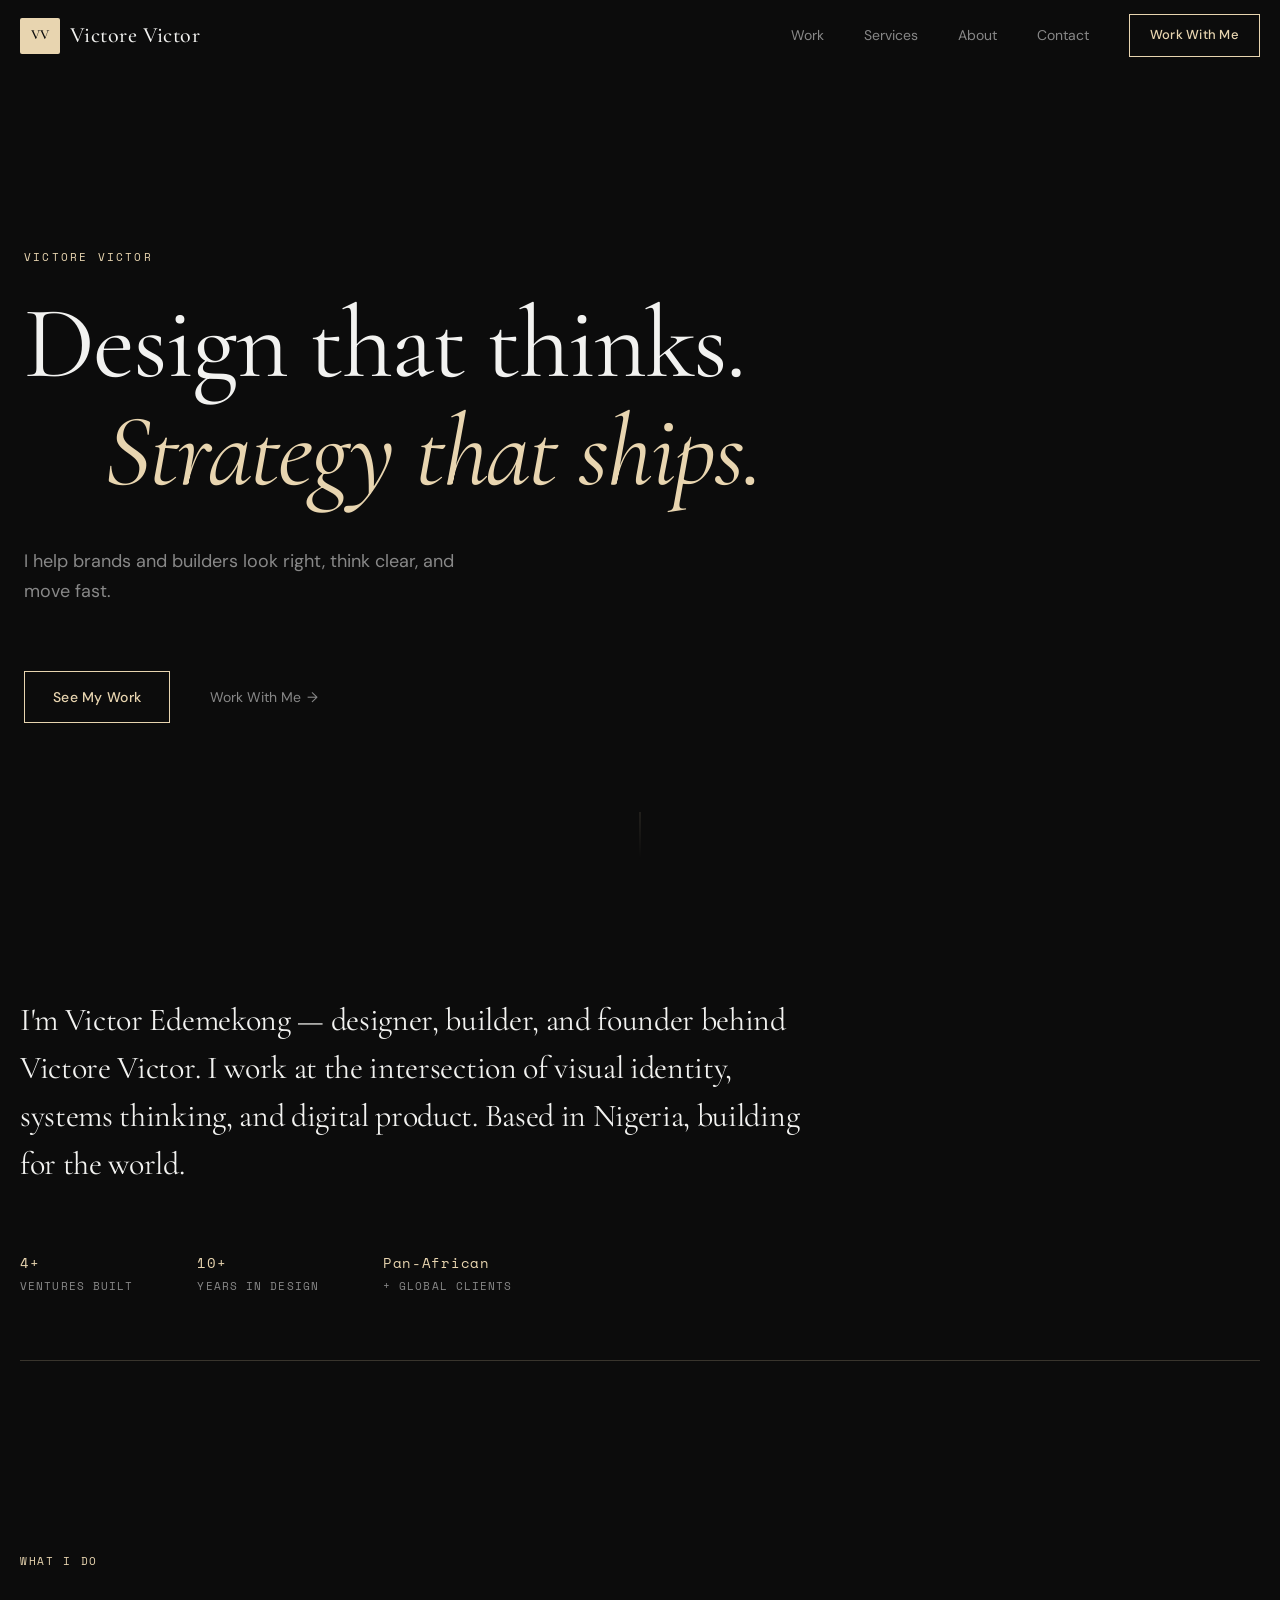
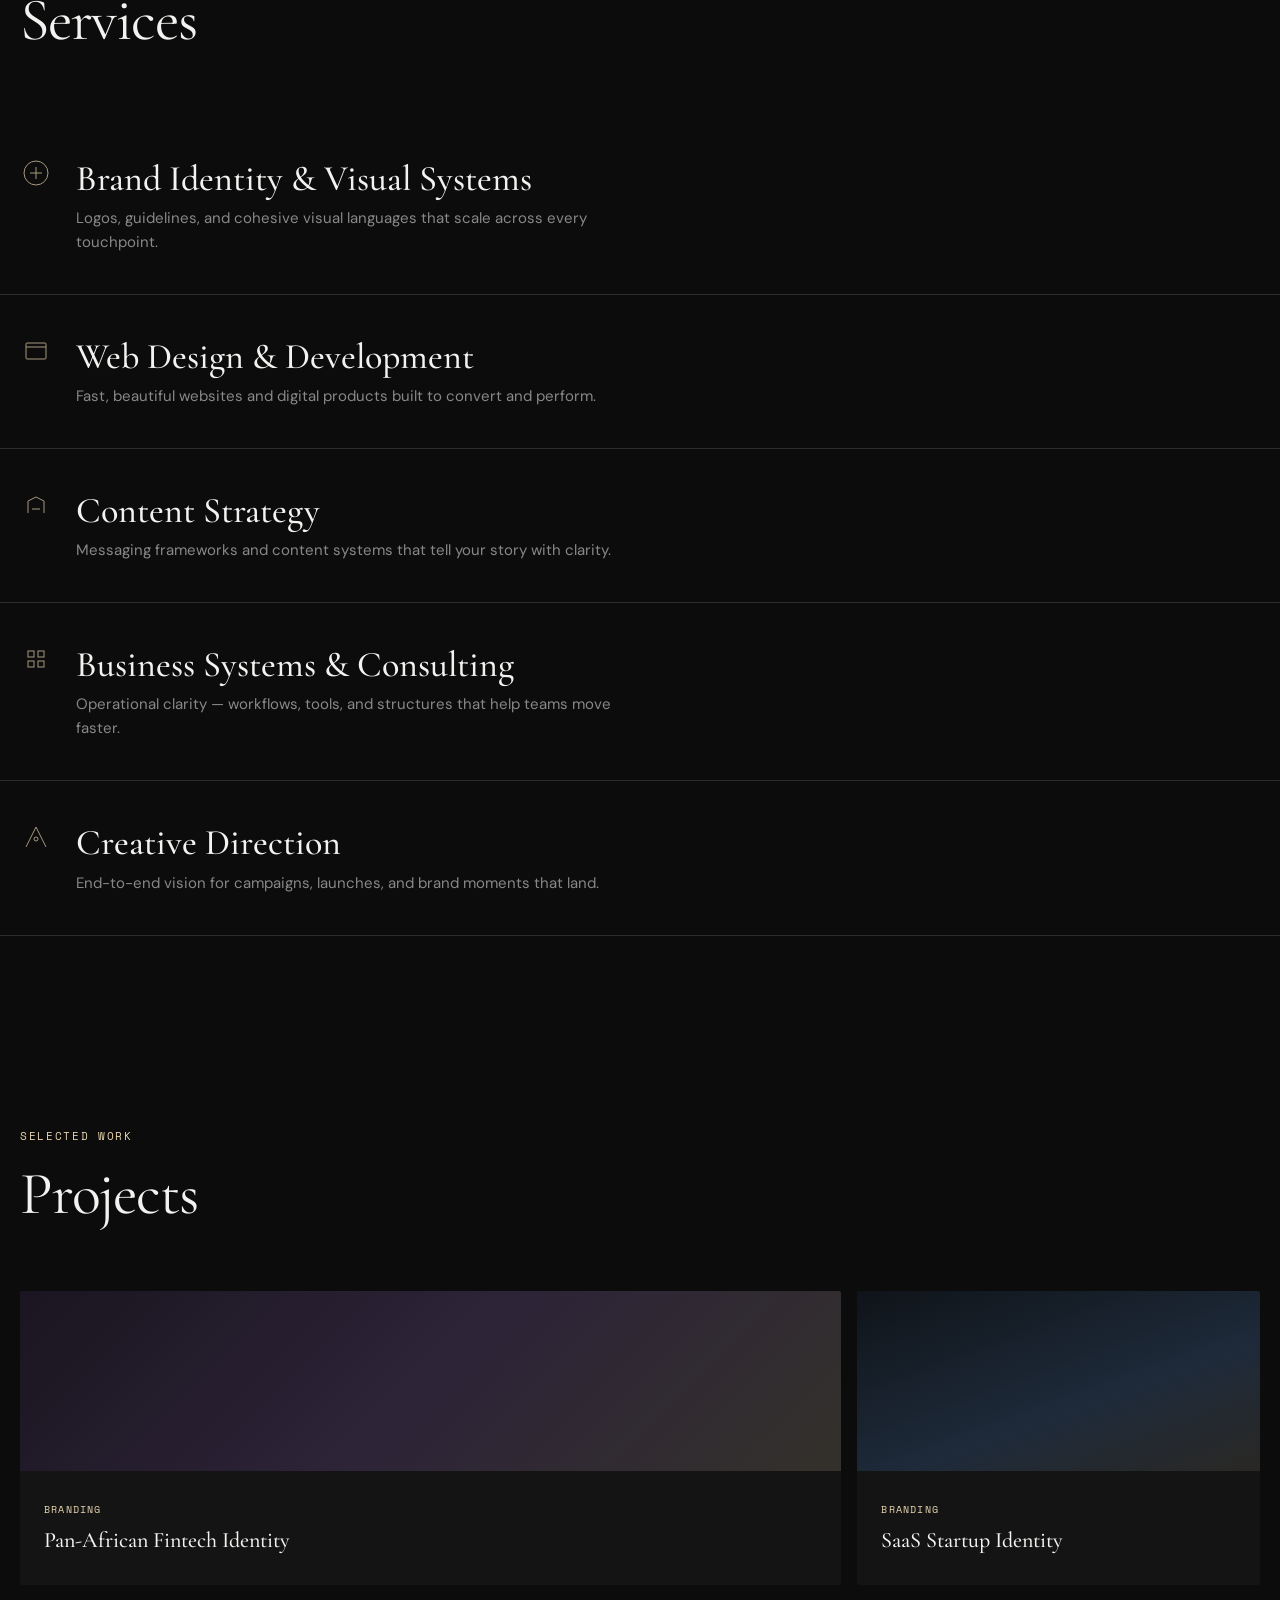
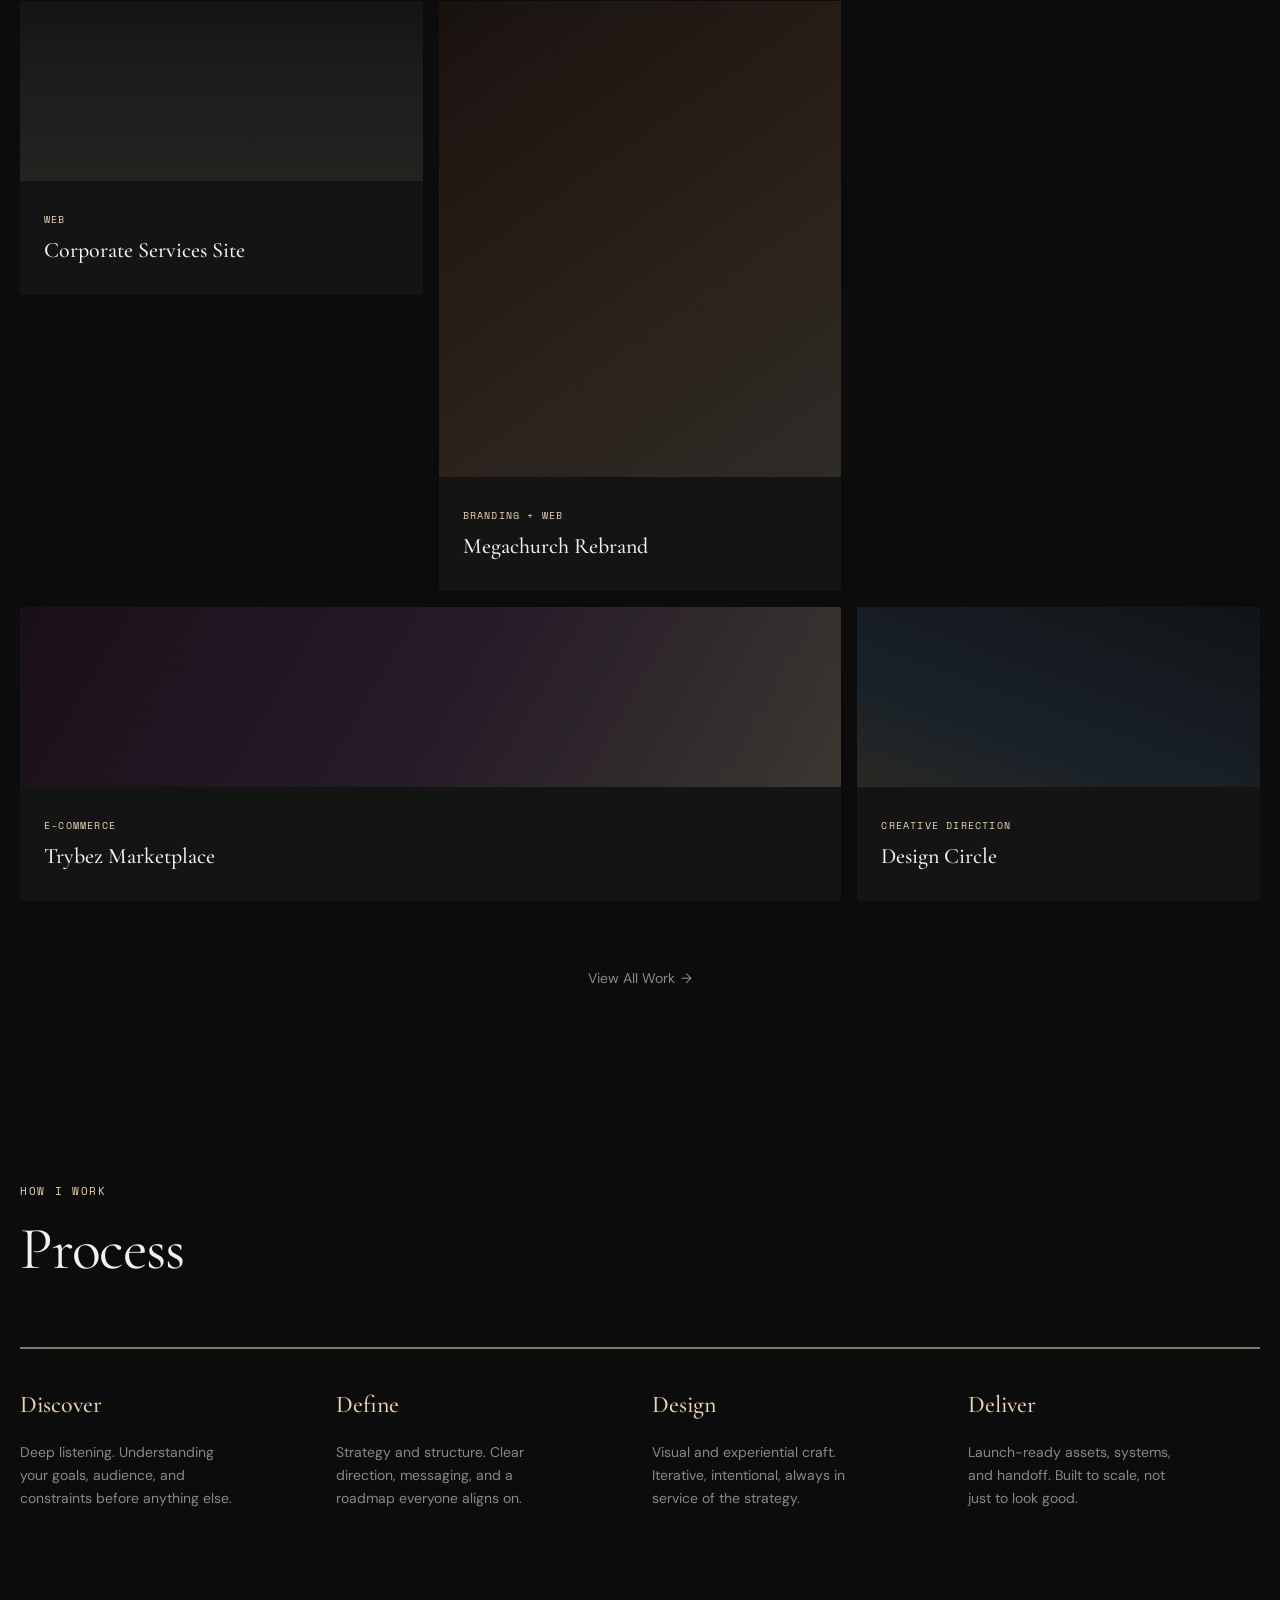
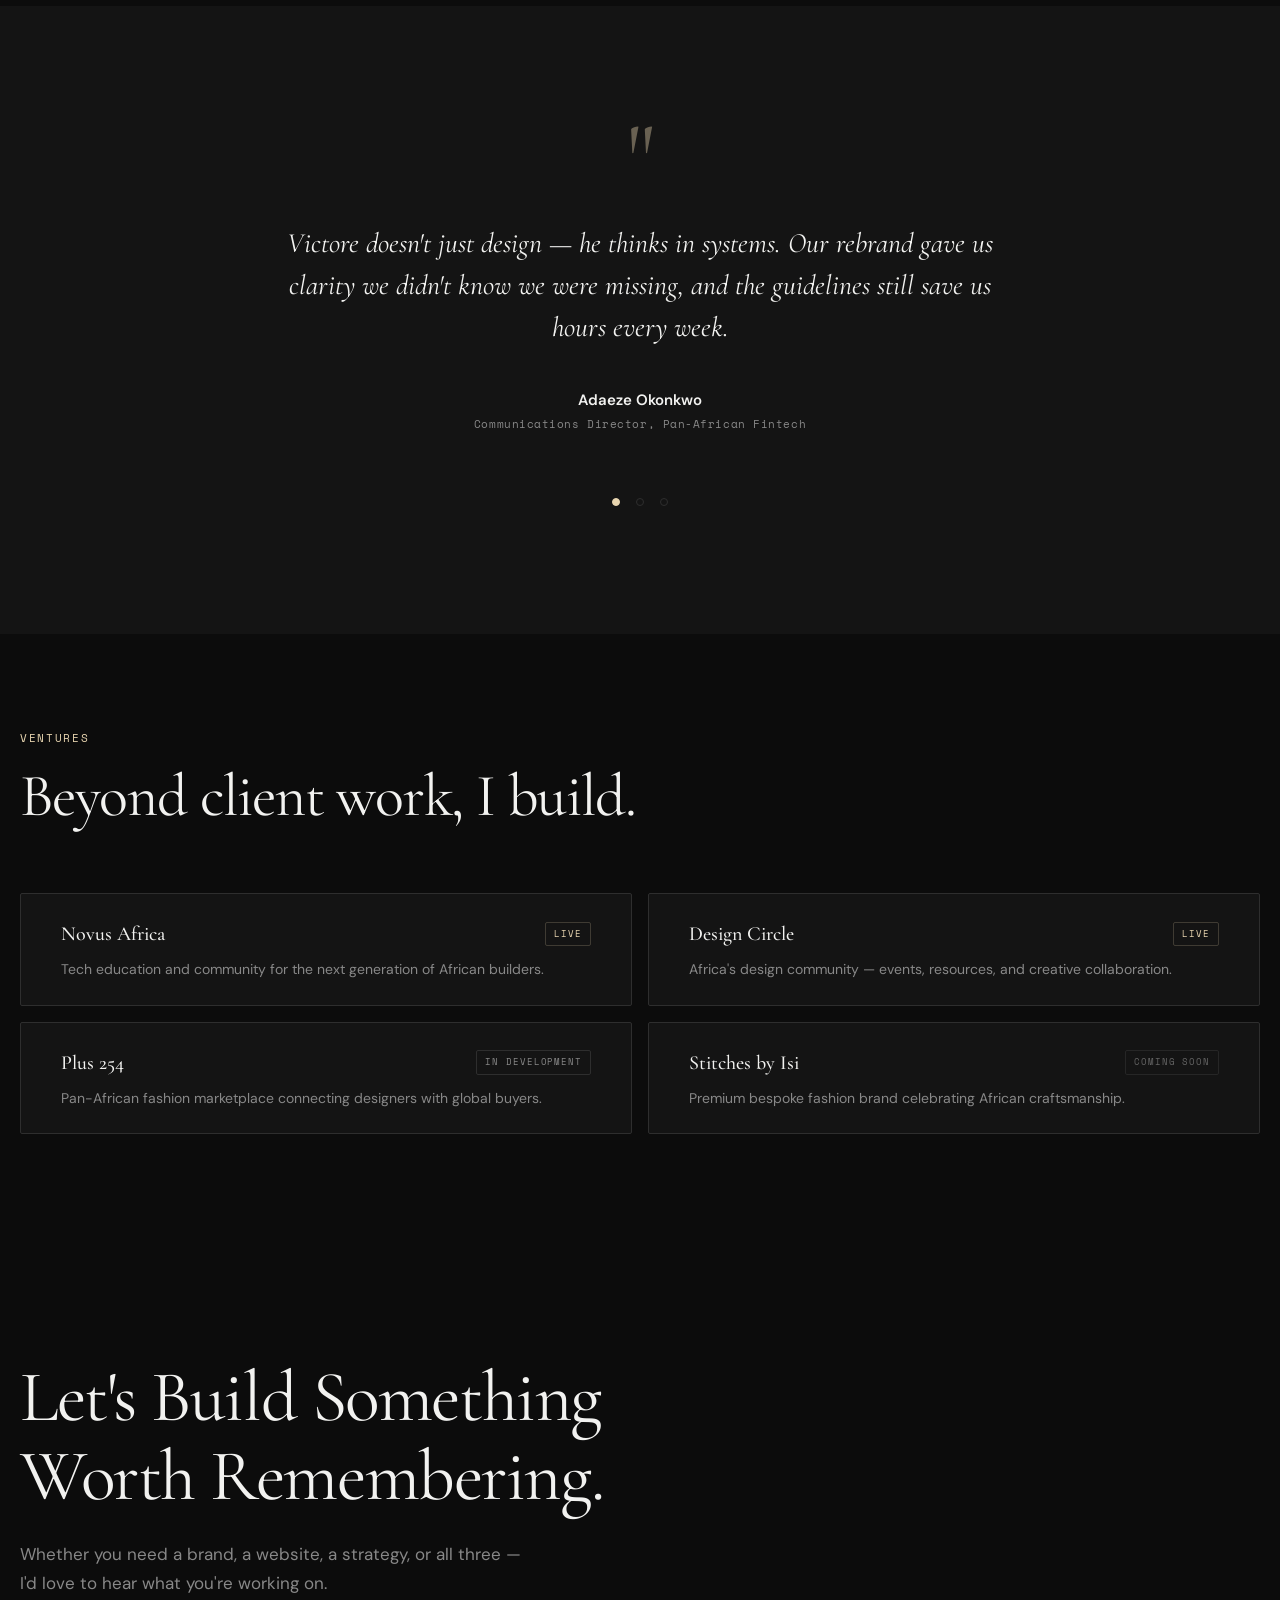
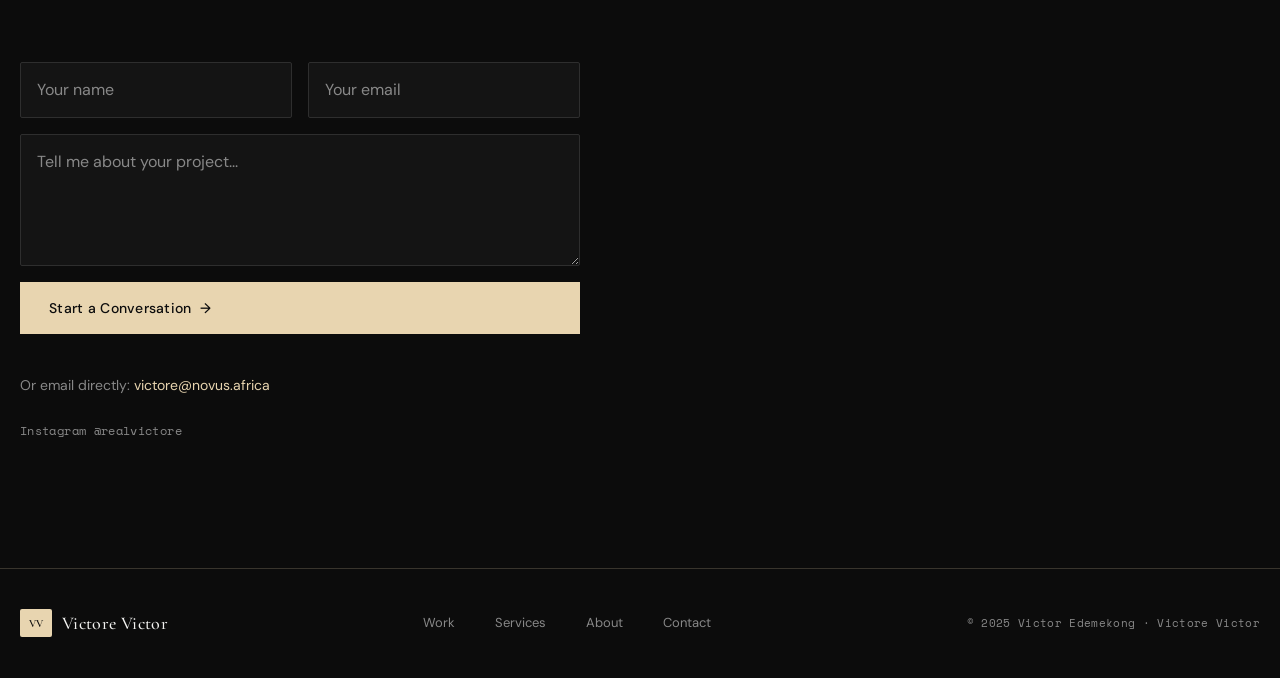
<file: index.html>
<!DOCTYPE html>
<html lang="en">
<head>
  <meta charset="UTF-8">
  <meta name="viewport" content="width=device-width, initial-scale=1.0">
  <title>Victore Victor — Design that thinks. Strategy that ships.</title>
  <meta name="description" content="Victor Edemekong — Nigerian designer, builder, and founder behind Victore Victor. Brand identity, web design, content strategy, and business systems.">
  <link rel="preconnect" href="https://fonts.googleapis.com">
  <link rel="preconnect" href="https://fonts.gstatic.com" crossorigin>
  <link href="https://fonts.googleapis.com/css2?family=Cormorant+Garamond:ital,wght@0,400;0,500;0,600;0,700;1,400;1,500&family=DM+Sans:ital,opsz,wght@0,9..40,400;0,9..40,500;0,9..40,600;1,9..40,400&family=Space+Mono:ital,wght@0,400;0,700;1,400&display=swap" rel="stylesheet">
  <link rel="stylesheet" href="css/styles.css">
  <link rel="canonical" href="https://victore-brand.vercel.app/">
</head>
<body>
  <a href="#main" class="skip-link">Skip to content</a>

  <header class="site-header" id="header">
    <div class="header-inner">
      <a href="#" class="logo" aria-label="Victore Victor home">
        <span class="logo-mark">VV</span>
        <span class="logo-text">Victore Victor</span>
      </a>
      <button class="menu-toggle" id="menuToggle" aria-label="Toggle menu" aria-expanded="false">
        <span class="menu-bar"></span>
        <span class="menu-bar"></span>
      </button>
      <nav class="nav" id="nav">
        <a href="#work" class="nav-link">Work</a>
        <a href="#services" class="nav-link">Services</a>
        <a href="#about" class="nav-link">About</a>
        <a href="#contact" class="nav-link">Contact</a>
        <a href="#contact" class="btn btn--ghost btn--sm">Work With Me</a>
      </nav>
    </div>
  </header>

  <main id="main">
    <!-- Hero -->
    <section class="hero" id="hero" aria-label="Introduction">
      <div class="hero-spotlight" id="heroSpotlight" aria-hidden="true"></div>
      <div class="hero-inner">
        <p class="hero-label reveal" data-delay="0">Victore Victor</p>
        <h1 class="hero-headline reveal" data-delay="1">
          <span class="line">Design that thinks.</span>
          <span class="line line--offset">Strategy that ships.</span>
        </h1>
        <p class="hero-sub reveal" data-delay="2">I help brands and builders look right, think clear, and move fast.</p>
        <div class="hero-cta reveal" data-delay="3">
          <a href="#work" class="btn btn--ghost">See My Work</a>
          <a href="#contact" class="link-arrow">Work With Me <span aria-hidden="true">→</span></a>
        </div>
      </div>
      <div class="scroll-indicator" aria-hidden="true">
        <span class="scroll-line"></span>
      </div>
    </section>

    <!-- Identity Strip -->
    <section class="identity section" id="about" aria-labelledby="identity-heading">
      <div class="container">
        <p class="identity-copy reveal" id="identity-heading">
          I'm Victor Edemekong — designer, builder, and founder behind Victore Victor. I work at the intersection of visual identity, systems thinking, and digital product. Based in Nigeria, building for the world.
        </p>
        <div class="stats reveal">
          <div class="stat">
            <span class="stat-value">4+</span>
            <span class="stat-label">Ventures Built</span>
          </div>
          <div class="stat">
            <span class="stat-value">10+</span>
            <span class="stat-label">Years in Design</span>
          </div>
          <div class="stat">
            <span class="stat-value">Pan-African</span>
            <span class="stat-label">+ Global Clients</span>
          </div>
        </div>
        <hr class="gold-rule">
      </div>
    </section>

    <!-- Services -->
    <section class="services section" id="services" aria-labelledby="services-heading">
      <div class="container">
        <div class="section-intro reveal">
          <span class="section-tag">What I Do</span>
          <h2 class="section-title" id="services-heading">Services</h2>
        </div>
      </div>
      <div class="services-list" role="list">
        <article class="service-row reveal" role="listitem">
          <div class="service-icon" aria-hidden="true">
            <svg viewBox="0 0 32 32" fill="none"><circle cx="16" cy="16" r="12" stroke="currentColor" stroke-width="1"/><path d="M10 16h12M16 10v12" stroke="currentColor" stroke-width="1"/></svg>
          </div>
          <div class="service-content">
            <h3 class="service-name">Brand Identity & Visual Systems</h3>
            <p class="service-desc">Logos, guidelines, and cohesive visual languages that scale across every touchpoint.</p>
          </div>
        </article>
        <article class="service-row reveal" role="listitem">
          <div class="service-icon" aria-hidden="true">
            <svg viewBox="0 0 32 32" fill="none"><rect x="6" y="8" width="20" height="16" rx="1" stroke="currentColor" stroke-width="1"/><path d="M6 12h20" stroke="currentColor" stroke-width="1"/></svg>
          </div>
          <div class="service-content">
            <h3 class="service-name">Web Design & Development</h3>
            <p class="service-desc">Fast, beautiful websites and digital products built to convert and perform.</p>
          </div>
        </article>
        <article class="service-row reveal" role="listitem">
          <div class="service-icon" aria-hidden="true">
            <svg viewBox="0 0 32 32" fill="none"><path d="M8 24V12l8-4 8 4v12" stroke="currentColor" stroke-width="1"/><path d="M12 20h8" stroke="currentColor" stroke-width="1"/></svg>
          </div>
          <div class="service-content">
            <h3 class="service-name">Content Strategy</h3>
            <p class="service-desc">Messaging frameworks and content systems that tell your story with clarity.</p>
          </div>
        </article>
        <article class="service-row reveal" role="listitem">
          <div class="service-icon" aria-hidden="true">
            <svg viewBox="0 0 32 32" fill="none"><rect x="8" y="8" width="6" height="6" stroke="currentColor" stroke-width="1"/><rect x="18" y="8" width="6" height="6" stroke="currentColor" stroke-width="1"/><rect x="8" y="18" width="6" height="6" stroke="currentColor" stroke-width="1"/><rect x="18" y="18" width="6" height="6" stroke="currentColor" stroke-width="1"/></svg>
          </div>
          <div class="service-content">
            <h3 class="service-name">Business Systems & Consulting</h3>
            <p class="service-desc">Operational clarity — workflows, tools, and structures that help teams move faster.</p>
          </div>
        </article>
        <article class="service-row reveal" role="listitem">
          <div class="service-icon" aria-hidden="true">
            <svg viewBox="0 0 32 32" fill="none"><path d="M6 26L16 6l10 20" stroke="currentColor" stroke-width="1"/><circle cx="16" cy="18" r="2" stroke="currentColor" stroke-width="1"/></svg>
          </div>
          <div class="service-content">
            <h3 class="service-name">Creative Direction</h3>
            <p class="service-desc">End-to-end vision for campaigns, launches, and brand moments that land.</p>
          </div>
        </article>
      </div>
    </section>

    <!-- Portfolio -->
    <section class="work section" id="work" aria-labelledby="work-heading">
      <div class="container">
        <div class="section-intro reveal">
          <span class="section-tag">Selected Work</span>
          <h2 class="section-title" id="work-heading">Projects</h2>
        </div>
        <div class="bento-grid">
          <article class="bento-item bento-item--wide reveal">
            <a href="#" class="bento-link">
              <div class="bento-visual bento-visual--fintech" aria-hidden="true"></div>
              <div class="bento-info">
                <span class="bento-tag">Branding</span>
                <h3 class="bento-name">Pan-African Fintech Identity</h3>
                <p class="bento-desc">Full brand system for a trust-first fintech launch across West Africa.</p>
              </div>
            </a>
          </article>
          <article class="bento-item reveal">
            <a href="#" class="bento-link">
              <div class="bento-visual bento-visual--saas" aria-hidden="true"></div>
              <div class="bento-info">
                <span class="bento-tag">Branding</span>
                <h3 class="bento-name">SaaS Startup Identity</h3>
                <p class="bento-desc">Memorable B2B brand used through fundraise and product launch.</p>
              </div>
            </a>
          </article>
          <article class="bento-item reveal">
            <a href="#" class="bento-link">
              <div class="bento-visual bento-visual--corp" aria-hidden="true"></div>
              <div class="bento-info">
                <span class="bento-tag">Web</span>
                <h3 class="bento-name">Corporate Services Site</h3>
                <p class="bento-desc">Lead-generating website with 3× form submissions post-launch.</p>
              </div>
            </a>
          </article>
          <article class="bento-item bento-item--tall reveal">
            <a href="#" class="bento-link">
              <div class="bento-visual bento-visual--church" aria-hidden="true"></div>
              <div class="bento-info">
                <span class="bento-tag">Branding + Web</span>
                <h3 class="bento-name">Megachurch Rebrand</h3>
                <p class="bento-desc">Complete rebrand, guidelines, and digital presence for a 10,000+ congregation.</p>
              </div>
            </a>
          </article>
          <article class="bento-item bento-item--wide reveal">
            <a href="#" class="bento-link">
              <div class="bento-visual bento-visual--ecom" aria-hidden="true"></div>
              <div class="bento-info">
                <span class="bento-tag">E-commerce</span>
                <h3 class="bento-name">Trybez Marketplace</h3>
                <p class="bento-desc">Brand, UX, and storefront design for a Pan-African fashion platform.</p>
              </div>
            </a>
          </article>
          <article class="bento-item reveal">
            <a href="#" class="bento-link">
              <div class="bento-visual bento-visual--media" aria-hidden="true"></div>
              <div class="bento-info">
                <span class="bento-tag">Creative Direction</span>
                <h3 class="bento-name">Design Circle</h3>
                <p class="bento-desc">Visual identity and content system for Africa's design community.</p>
              </div>
            </a>
          </article>
        </div>
        <div class="work-cta reveal">
          <a href="#" class="link-arrow">View All Work <span aria-hidden="true">→</span></a>
        </div>
      </div>
    </section>

    <!-- Process -->
    <section class="process section" id="process" aria-labelledby="process-heading">
      <div class="container">
        <div class="section-intro reveal">
          <span class="section-tag">How I Work</span>
          <h2 class="section-title" id="process-heading">Process</h2>
        </div>
        <div class="timeline" role="list">
          <div class="timeline-track" aria-hidden="true">
            <svg class="timeline-svg" viewBox="0 0 800 4" preserveAspectRatio="none">
              <line class="timeline-line-bg" x1="0" y1="2" x2="800" y2="2"/>
              <line class="timeline-line-draw" x1="0" y1="2" x2="800" y2="2"/>
            </svg>
          </div>
          <article class="timeline-step reveal" role="listitem">
            <span class="timeline-label">Discover</span>
            <p class="timeline-text">Deep listening. Understanding your goals, audience, and constraints before anything else.</p>
          </article>
          <article class="timeline-step reveal" role="listitem">
            <span class="timeline-label">Define</span>
            <p class="timeline-text">Strategy and structure. Clear direction, messaging, and a roadmap everyone aligns on.</p>
          </article>
          <article class="timeline-step reveal" role="listitem">
            <span class="timeline-label">Design</span>
            <p class="timeline-text">Visual and experiential craft. Iterative, intentional, always in service of the strategy.</p>
          </article>
          <article class="timeline-step reveal" role="listitem">
            <span class="timeline-label">Deliver</span>
            <p class="timeline-text">Launch-ready assets, systems, and handoff. Built to scale, not just to look good.</p>
          </article>
        </div>
      </div>
    </section>

    <!-- Testimonials -->
    <section class="testimonials section" id="testimonials" aria-labelledby="testimonials-heading">
      <div class="container">
        <h2 class="visually-hidden" id="testimonials-heading">Client Testimonials</h2>
        <div class="testimonial-carousel" id="testimonialCarousel">
          <span class="quote-mark" aria-hidden="true">"</span>
          <div class="testimonial-slides">
            <blockquote class="testimonial-slide active" data-index="0">
              <p>Victore doesn't just design — he thinks in systems. Our rebrand gave us clarity we didn't know we were missing, and the guidelines still save us hours every week.</p>
              <footer>
                <cite class="client-name">Adaeze Okonkwo</cite>
                <span class="client-role">Communications Director, Pan-African Fintech</span>
              </footer>
            </blockquote>
            <blockquote class="testimonial-slide" data-index="1">
              <p>Working with Victore felt like having a co-founder in the room. He understood our product, our market, and delivered a site that actually converts.</p>
              <footer>
                <cite class="client-name">James Mwangi</cite>
                <span class="client-role">Founder, B2B SaaS Startup</span>
              </footer>
            </blockquote>
            <blockquote class="testimonial-slide" data-index="2">
              <p>Premium taste, fast turnaround, and zero ego. Victore is the kind of creative partner you keep on speed dial.</p>
              <footer>
                <cite class="client-name">Sarah Adeyemi</cite>
                <span class="client-role">CEO, Professional Services Firm</span>
              </footer>
            </blockquote>
          </div>
          <div class="testimonial-dots" role="tablist" aria-label="Testimonial navigation">
            <button class="dot active" role="tab" aria-selected="true" aria-label="Testimonial 1" data-index="0"></button>
            <button class="dot" role="tab" aria-selected="false" aria-label="Testimonial 2" data-index="1"></button>
            <button class="dot" role="tab" aria-selected="false" aria-label="Testimonial 3" data-index="2"></button>
          </div>
        </div>
      </div>
    </section>

    <!-- Ventures -->
    <section class="ventures section" id="ventures" aria-labelledby="ventures-heading">
      <div class="container">
        <div class="section-intro reveal">
          <span class="section-tag">Ventures</span>
          <h2 class="section-title" id="ventures-heading">Beyond client work, I build.</h2>
        </div>
        <div class="venture-grid">
          <article class="venture-card reveal">
            <div class="venture-header">
              <h3 class="venture-name">Novus Africa</h3>
              <span class="venture-badge venture-badge--live">Live</span>
            </div>
            <p class="venture-desc">Tech education and community for the next generation of African builders.</p>
          </article>
          <article class="venture-card reveal">
            <div class="venture-header">
              <h3 class="venture-name">Design Circle</h3>
              <span class="venture-badge venture-badge--live">Live</span>
            </div>
            <p class="venture-desc">Africa's design community — events, resources, and creative collaboration.</p>
          </article>
          <article class="venture-card reveal">
            <div class="venture-header">
              <h3 class="venture-name">Plus 254</h3>
              <span class="venture-badge venture-badge--dev">In Development</span>
            </div>
            <p class="venture-desc">Pan-African fashion marketplace connecting designers with global buyers.</p>
          </article>
          <article class="venture-card reveal">
            <div class="venture-header">
              <h3 class="venture-name">Stitches by Isi</h3>
              <span class="venture-badge venture-badge--soon">Coming Soon</span>
            </div>
            <p class="venture-desc">Premium bespoke fashion brand celebrating African craftsmanship.</p>
          </article>
        </div>
      </div>
    </section>

    <!-- CTA / Contact -->
    <section class="cta section" id="contact" aria-labelledby="cta-heading">
      <div class="container">
        <h2 class="cta-headline reveal" id="cta-heading">Let's Build Something<br>Worth Remembering.</h2>
        <p class="cta-sub reveal">Whether you need a brand, a website, a strategy, or all three — I'd love to hear what you're working on.</p>
        <form class="contact-form reveal" id="contactForm" action="mailto:victore@novus.africa" method="post" enctype="text/plain">
          <div class="form-row">
            <label for="name" class="visually-hidden">Your name</label>
            <input type="text" id="name" name="name" placeholder="Your name" required autocomplete="name">
            <label for="email" class="visually-hidden">Your email</label>
            <input type="email" id="email" name="email" placeholder="Your email" required autocomplete="email">
          </div>
          <label for="message" class="visually-hidden">Your message</label>
          <textarea id="message" name="message" rows="4" placeholder="Tell me about your project..." required></textarea>
          <button type="submit" class="btn btn--primary btn--shimmer">Start a Conversation <span aria-hidden="true">→</span></button>
        </form>
        <p class="cta-email reveal">
          Or email directly: <a href="mailto:victore@novus.africa">victore@novus.africa</a>
        </p>
        <div class="social-links reveal">
          <a href="https://instagram.com/realvictore" target="_blank" rel="noopener noreferrer" class="social-link">Instagram @realvictore</a>
        </div>
      </div>
    </section>
  </main>

  <footer class="site-footer">
    <div class="footer-inner">
      <a href="#" class="logo logo--footer" aria-label="Victore Victor home">
        <span class="logo-mark">VV</span>
        <span class="logo-text">Victore Victor</span>
      </a>
      <nav class="footer-nav" aria-label="Footer">
        <a href="#work">Work</a>
        <a href="#services">Services</a>
        <a href="#about">About</a>
        <a href="#contact">Contact</a>
      </nav>
      <p class="footer-copy">© 2025 Victor Edemekong · Victore Victor</p>
    </div>
  </footer>

  <script src="js/main.js"></script>
</body>
</html>
</file>
<file: css/styles.css>
/* ==========================================================================
   Victore — Personal Brand Site
   Simplicity. Structure. Strategy.
   ========================================================================== */

:root {
  --bg: #0C0C0C;
  --surface: #141414;
  --surface-hover: #1A1A1A;
  --accent: #E8D5B0;
  --accent-muted: rgba(232, 213, 176, 0.2);
  --border: #2E2E2E;
  --text: #F2F2F0;
  --text-muted: #888888;

  --font-display: "Cormorant Garamond", Georgia, serif;
  --font-body: "DM Sans", system-ui, sans-serif;
  --font-mono: "Space Mono", ui-monospace, monospace;

  --space-xs: 0.5rem;
  --space-sm: 1rem;
  --space-md: 1.5rem;
  --space-lg: 2.5rem;
  --space-xl: 4rem;
  --space-2xl: 6rem;
  --space-3xl: 8rem;

  --container: min(1280px, calc(100% - 2.5rem));
  --header-h: 72px;
  --ease: cubic-bezier(0.25, 0.46, 0.45, 0.94);
  --ease-out: cubic-bezier(0.16, 1, 0.3, 1);
}

*, *::before, *::after {
  box-sizing: border-box;
  margin: 0;
  padding: 0;
}

html {
  scroll-behavior: smooth;
  -webkit-font-smoothing: antialiased;
  -moz-osx-font-smoothing: grayscale;
}

body {
  font-family: var(--font-body);
  font-size: 1rem;
  line-height: 1.6;
  color: var(--text);
  background: var(--bg);
  overflow-x: hidden;
}

img, svg {
  display: block;
  max-width: 100%;
}

a {
  color: inherit;
  text-decoration: none;
}

button, input, textarea {
  font: inherit;
  color: inherit;
  border: none;
  background: none;
}

.visually-hidden {
  position: absolute;
  width: 1px;
  height: 1px;
  padding: 0;
  margin: -1px;
  overflow: hidden;
  clip: rect(0, 0, 0, 0);
  white-space: nowrap;
  border: 0;
}

.skip-link {
  position: absolute;
  top: -100%;
  left: var(--space-sm);
  z-index: 9999;
  padding: var(--space-xs) var(--space-sm);
  background: var(--accent);
  color: var(--bg);
  font-family: var(--font-mono);
  font-size: 0.75rem;
}

.skip-link:focus {
  top: var(--space-sm);
}

.container {
  width: var(--container);
  margin-inline: auto;
}

.section {
  padding-block: var(--space-2xl);
}

.gold-rule {
  border: none;
  height: 1px;
  background: var(--accent-muted);
  margin-top: var(--space-xl);
}

.section-tag {
  display: block;
  font-family: var(--font-mono);
  font-size: 0.6875rem;
  letter-spacing: 0.15em;
  text-transform: uppercase;
  color: var(--accent);
  margin-bottom: var(--space-sm);
}

.section-title {
  font-family: var(--font-display);
  font-size: clamp(2.5rem, 5vw, 3.75rem);
  font-weight: 400;
  letter-spacing: -0.02em;
  line-height: 1.1;
}

.section-intro {
  margin-bottom: var(--space-xl);
}

/* ==========================================================================
   Header
   ========================================================================== */

.site-header {
  position: fixed;
  top: 0;
  left: 0;
  right: 0;
  z-index: 100;
  height: var(--header-h);
  transition: background 0.4s var(--ease), border-color 0.4s var(--ease);
  border-bottom: 1px solid transparent;
}

.site-header.scrolled {
  background: rgba(12, 12, 12, 0.92);
  backdrop-filter: blur(12px);
  -webkit-backdrop-filter: blur(12px);
  border-bottom-color: var(--border);
}

.header-inner {
  display: flex;
  align-items: center;
  justify-content: space-between;
  height: 100%;
  width: var(--container);
  margin-inline: auto;
}

.logo {
  display: flex;
  align-items: center;
  gap: 0.625rem;
}

.logo-mark {
  display: flex;
  align-items: center;
  justify-content: center;
  width: 40px;
  height: 36px;
  font-family: var(--font-display);
  font-size: 0.875rem;
  font-weight: 600;
  letter-spacing: -0.03em;
  color: var(--bg);
  background: var(--accent);
  border-radius: 2px;
}

.logo-text {
  font-family: var(--font-display);
  font-size: 1.375rem;
  font-weight: 500;
  letter-spacing: 0.02em;
}

.nav {
  display: flex;
  align-items: center;
  gap: var(--space-lg);
}

.nav-link {
  position: relative;
  font-size: 0.875rem;
  color: var(--text-muted);
  transition: color 0.3s var(--ease);
}

.nav-link::after {
  content: "";
  position: absolute;
  left: 0;
  bottom: -4px;
  width: 100%;
  height: 1px;
  background: var(--accent);
  transform: scaleX(0);
  transform-origin: left;
  transition: transform 0.35s var(--ease-out);
}

.nav-link:hover,
.nav-link:focus-visible {
  color: var(--text);
}

.nav-link:hover::after,
.nav-link:focus-visible::after {
  transform: scaleX(1);
}

.menu-toggle {
  display: none;
  flex-direction: column;
  justify-content: center;
  gap: 6px;
  width: 32px;
  height: 32px;
  cursor: pointer;
}

.menu-bar {
  display: block;
  width: 100%;
  height: 1px;
  background: var(--text);
  transition: transform 0.3s var(--ease), opacity 0.3s var(--ease);
}

.menu-toggle[aria-expanded="true"] .menu-bar:first-child {
  transform: translateY(3.5px) rotate(45deg);
}

.menu-toggle[aria-expanded="true"] .menu-bar:last-child {
  transform: translateY(-3.5px) rotate(-45deg);
}

/* Buttons */
.btn {
  display: inline-flex;
  align-items: center;
  gap: 0.5rem;
  padding: 0.875rem 1.75rem;
  font-size: 0.875rem;
  font-weight: 500;
  letter-spacing: 0.02em;
  cursor: pointer;
  transition: color 0.3s var(--ease), border-color 0.3s var(--ease), background 0.3s var(--ease);
}

.btn--sm {
  padding: 0.625rem 1.25rem;
  font-size: 0.8125rem;
}

.btn--ghost {
  border: 1px solid var(--accent);
  color: var(--accent);
  background: transparent;
}

.btn--ghost:hover,
.btn--ghost:focus-visible {
  background: rgba(232, 213, 176, 0.08);
}

.btn--primary {
  border: 1px solid var(--accent);
  background: var(--accent);
  color: var(--bg);
}

.btn--primary:hover,
.btn--primary:focus-visible {
  background: transparent;
  color: var(--accent);
}

.btn--shimmer {
  position: relative;
  overflow: hidden;
}

.btn--shimmer::before {
  content: "";
  position: absolute;
  top: 0;
  left: -100%;
  width: 60%;
  height: 100%;
  background: linear-gradient(90deg, transparent, rgba(255, 255, 255, 0.25), transparent);
  transition: left 0.6s var(--ease);
}

.btn--shimmer:hover::before {
  left: 120%;
}

.link-arrow {
  display: inline-flex;
  align-items: center;
  gap: 0.375rem;
  font-size: 0.875rem;
  color: var(--text-muted);
  transition: color 0.3s var(--ease), gap 0.3s var(--ease);
}

.link-arrow:hover,
.link-arrow:focus-visible {
  color: var(--accent);
  gap: 0.625rem;
}

/* ==========================================================================
   Hero
   ========================================================================== */

.hero {
  position: relative;
  min-height: 100vh;
  min-height: 100dvh;
  display: flex;
  flex-direction: column;
  justify-content: center;
  padding: calc(var(--header-h) + var(--space-xl)) var(--space-md) var(--space-xl);
  overflow: hidden;
}

.hero-spotlight {
  position: absolute;
  inset: 0;
  pointer-events: none;
  opacity: 0;
  transition: opacity 0.6s var(--ease);
  background: radial-gradient(
    600px circle at var(--mouse-x, 50%) var(--mouse-y, 50%),
    rgba(232, 213, 176, 0.12),
    transparent 40%
  );
}

.hero-spotlight.active {
  opacity: 1;
}

.hero-inner {
  position: relative;
  z-index: 1;
  max-width: 900px;
}

.hero-label {
  font-family: var(--font-mono);
  font-size: 0.6875rem;
  letter-spacing: 0.2em;
  text-transform: uppercase;
  color: var(--accent);
  margin-bottom: var(--space-md);
}

.hero-headline {
  font-family: var(--font-display);
  font-weight: 400;
  line-height: 1.05;
  margin-bottom: var(--space-lg);
}

.hero-headline .line {
  display: block;
  font-size: clamp(3rem, 8vw, 6.5rem);
  letter-spacing: -0.02em;
}

.hero-headline .line--offset {
  margin-left: clamp(1rem, 8vw, 5rem);
  font-style: italic;
  color: var(--accent);
}

.hero-sub {
  max-width: 480px;
  font-size: clamp(1rem, 2vw, 1.125rem);
  color: var(--text-muted);
  margin-bottom: var(--space-xl);
  line-height: 1.7;
}

.hero-cta {
  display: flex;
  flex-wrap: wrap;
  align-items: center;
  gap: var(--space-md) var(--space-lg);
}

.scroll-indicator {
  position: absolute;
  bottom: var(--space-lg);
  left: 50%;
  transform: translateX(-50%);
  z-index: 1;
}

.scroll-line {
  display: block;
  width: 1px;
  height: 48px;
  background: linear-gradient(to bottom, var(--accent-muted), transparent);
  animation: scrollPulse 2s var(--ease) infinite;
}

@keyframes scrollPulse {
  0%, 100% { opacity: 0.4; transform: scaleY(0.6); transform-origin: top; }
  50% { opacity: 1; transform: scaleY(1); transform-origin: top; }
}

/* Optional motion — content always visible */
html.js .hero-inner .reveal.visible {
  animation: heroIn 0.65s var(--ease-out) both;
}

html.js .hero-inner .reveal[data-delay="1"].visible { animation-delay: 0.08s; }
html.js .hero-inner .reveal[data-delay="2"].visible { animation-delay: 0.16s; }
html.js .hero-inner .reveal[data-delay="3"].visible { animation-delay: 0.28s; }

@keyframes heroIn {
  from {
    opacity: 0.7;
    transform: translateY(14px);
  }
  to {
    opacity: 1;
    transform: translateY(0);
  }
}

html.js .section .reveal {
  transition: transform 0.65s var(--ease-out), opacity 0.65s var(--ease-out);
  transform: translateY(18px);
}

html.js .section .reveal.in-view {
  transform: translateY(0);
}

/* ==========================================================================
   Identity
   ========================================================================== */

.identity-copy {
  font-family: var(--font-display);
  font-size: clamp(1.375rem, 3vw, 2rem);
  line-height: 1.5;
  max-width: 780px;
  letter-spacing: -0.01em;
}

.stats {
  display: flex;
  flex-wrap: wrap;
  gap: var(--space-lg) var(--space-xl);
  margin-top: var(--space-xl);
}

.stat {
  display: flex;
  flex-direction: column;
  gap: 0.25rem;
}

.stat-value {
  font-family: var(--font-mono);
  font-size: 0.875rem;
  color: var(--accent);
  letter-spacing: 0.05em;
}

.stat-label {
  font-family: var(--font-mono);
  font-size: 0.6875rem;
  color: var(--text-muted);
  letter-spacing: 0.1em;
  text-transform: uppercase;
}

/* ==========================================================================
   Services
   ========================================================================== */

.services-list {
  display: flex;
  flex-direction: column;
}

@media (max-width: 767px) {
  .services-list {
    flex-direction: row;
    overflow-x: auto;
    scroll-snap-type: x mandatory;
    -webkit-overflow-scrolling: touch;
    scrollbar-width: none;
    padding-inline: max(1.25rem, calc((100% - 1280px) / 2 + 1.25rem));
    gap: var(--space-sm);
    padding-bottom: var(--space-sm);
  }

  .services-list::-webkit-scrollbar {
    display: none;
  }

  .service-row {
    flex: 0 0 min(85vw, 340px);
    scroll-snap-align: start;
    border: 1px solid var(--border);
    border-radius: 2px;
  }
}

.service-row {
  position: relative;
  display: flex;
  align-items: flex-start;
  gap: var(--space-md);
  padding: var(--space-lg) max(1.25rem, calc((100% - 1280px) / 2 + 1.25rem));
  border-bottom: 1px solid var(--border);
  transition: background 0.35s var(--ease);
  cursor: default;
}

.service-row::before {
  content: "";
  position: absolute;
  left: 0;
  top: 0;
  bottom: 0;
  width: 3px;
  background: var(--accent);
  transform: scaleY(0);
  transform-origin: top;
  transition: transform 0.35s var(--ease-out);
}

.service-row:hover {
  background: var(--surface-hover);
}

.service-row:hover::before {
  transform: scaleY(1);
}

.service-icon {
  flex-shrink: 0;
  width: 32px;
  height: 32px;
  color: var(--accent);
  opacity: 0.7;
  transition: opacity 0.3s var(--ease);
}

.service-row:hover .service-icon {
  opacity: 1;
}

.service-name {
  font-family: var(--font-display);
  font-size: clamp(1.5rem, 3vw, 2.25rem);
  font-weight: 500;
  line-height: 1.2;
  margin-bottom: 0.375rem;
}

.service-desc {
  font-size: 0.9375rem;
  color: var(--text-muted);
  max-width: 560px;
}

/* ==========================================================================
   Portfolio — Bento Grid
   ========================================================================== */

.bento-grid {
  display: grid;
  grid-template-columns: repeat(3, 1fr);
  grid-auto-rows: minmax(280px, auto);
  gap: var(--space-sm);
}

.bento-item {
  position: relative;
  background: var(--surface);
  border-radius: 2px;
  overflow: hidden;
  min-height: 280px;
}

.bento-item--wide {
  grid-column: span 2;
}

.bento-item--tall {
  grid-row: span 2;
}

.bento-link {
  display: flex;
  flex-direction: column;
  height: 100%;
}

.bento-visual {
  flex: 1;
  min-height: 180px;
  transition: transform 0.6s var(--ease-out);
  background-size: cover;
  background-position: center;
}

.bento-link:hover .bento-visual,
.bento-link:focus-visible .bento-visual {
  transform: scale(1.03);
}

.bento-visual--fintech {
  background: linear-gradient(135deg, #1a1520 0%, #2d2438 50%, rgba(232, 213, 176, 0.15) 100%);
}

.bento-visual--saas {
  background: linear-gradient(160deg, #0f1419 0%, #1e2a3a 60%, rgba(232, 213, 176, 0.1) 100%);
}

.bento-visual--corp {
  background: linear-gradient(180deg, #141414 0%, #1c1c1c 40%, rgba(232, 213, 176, 0.08) 100%);
}

.bento-visual--church {
  background: linear-gradient(145deg, #18120f 0%, #2a1f18 50%, rgba(232, 213, 176, 0.12) 100%);
}

.bento-visual--ecom {
  background: linear-gradient(120deg, #1a1018 0%, #251a28 50%, rgba(232, 213, 176, 0.18) 100%);
}

.bento-visual--media {
  background: linear-gradient(200deg, #101418 0%, #1a2228 70%, rgba(232, 213, 176, 0.1) 100%);
}

.bento-info {
  padding: var(--space-md);
  position: relative;
}

.bento-tag {
  font-family: var(--font-mono);
  font-size: 0.625rem;
  letter-spacing: 0.12em;
  text-transform: uppercase;
  color: var(--accent);
}

.bento-name {
  font-family: var(--font-display);
  font-size: 1.375rem;
  font-weight: 500;
  margin-top: 0.375rem;
  line-height: 1.2;
}

.bento-desc {
  font-size: 0.8125rem;
  color: var(--text-muted);
  margin-top: 0.5rem;
  max-height: 0;
  opacity: 0;
  overflow: hidden;
  transform: translateY(8px);
  transition: max-height 0.4s var(--ease-out), opacity 0.4s var(--ease-out), transform 0.4s var(--ease-out);
}

.bento-link:hover .bento-desc,
.bento-link:focus-visible .bento-desc {
  max-height: 80px;
  opacity: 1;
  transform: translateY(0);
}

.work-cta {
  margin-top: var(--space-xl);
  text-align: center;
}

/* ==========================================================================
   Process — Timeline
   ========================================================================== */

.timeline {
  position: relative;
  display: grid;
  grid-template-columns: repeat(4, 1fr);
  gap: var(--space-md);
  padding-top: var(--space-lg);
}

.timeline-track {
  position: absolute;
  top: 0;
  left: 0;
  right: 0;
  height: 4px;
}

.timeline-svg {
  width: 100%;
  height: 4px;
}

.timeline-line-bg {
  stroke: var(--border);
  stroke-width: 1;
}

.timeline-line-draw {
  stroke: var(--accent);
  stroke-width: 1;
  stroke-dasharray: 800;
  stroke-dashoffset: 800;
  transition: stroke-dashoffset 1.2s var(--ease-out);
}

.timeline.in-view .timeline-line-draw {
  stroke-dashoffset: 0;
}

.timeline-label {
  display: block;
  font-family: var(--font-display);
  font-size: 1.5rem;
  font-weight: 500;
  color: var(--accent);
  margin-bottom: var(--space-sm);
}

.timeline-text {
  font-size: 0.875rem;
  color: var(--text-muted);
  line-height: 1.65;
  max-width: 220px;
}

/* ==========================================================================
   Testimonials
   ========================================================================== */

.testimonials {
  background: var(--surface);
  padding-block: var(--space-3xl);
}

.testimonial-carousel {
  position: relative;
  max-width: 720px;
  margin-inline: auto;
  text-align: center;
}

.quote-mark {
  display: block;
  font-family: var(--font-display);
  font-size: 6rem;
  line-height: 0.5;
  color: var(--accent);
  opacity: 0.4;
  margin-bottom: var(--space-lg);
}

.testimonial-slides {
  position: relative;
  min-height: 200px;
}

.testimonial-slide {
  position: absolute;
  inset: 0;
  opacity: 0;
  transform: translateY(12px);
  transition: opacity 0.5s var(--ease), transform 0.5s var(--ease);
  pointer-events: none;
}

.testimonial-slide.active {
  position: relative;
  opacity: 1;
  transform: translateY(0);
  pointer-events: auto;
}

.testimonial-slide p {
  font-family: var(--font-display);
  font-size: clamp(1.25rem, 3vw, 1.75rem);
  line-height: 1.5;
  font-style: italic;
  margin-bottom: var(--space-lg);
}

.client-name {
  display: block;
  font-family: var(--font-body);
  font-size: 0.9375rem;
  font-style: normal;
  font-weight: 600;
}

.client-role {
  display: block;
  font-family: var(--font-mono);
  font-size: 0.6875rem;
  color: var(--text-muted);
  letter-spacing: 0.05em;
  margin-top: 0.25rem;
}

.testimonial-dots {
  display: flex;
  justify-content: center;
  gap: var(--space-sm);
  margin-top: var(--space-xl);
}

.dot {
  width: 8px;
  height: 8px;
  border-radius: 50%;
  border: 1px solid var(--border);
  cursor: pointer;
  transition: background 0.3s var(--ease), border-color 0.3s var(--ease);
}

.dot.active,
.dot:hover {
  background: var(--accent);
  border-color: var(--accent);
}

/* ==========================================================================
   Ventures
   ========================================================================== */

.venture-grid {
  display: grid;
  grid-template-columns: repeat(2, 1fr);
  gap: var(--space-sm);
}

.venture-card {
  padding: var(--space-md) var(--space-lg);
  background: var(--surface);
  border: 1px solid var(--border);
  border-radius: 2px;
  transition: border-color 0.3s var(--ease);
}

.venture-card:hover {
  border-color: var(--accent-muted);
}

.venture-header {
  display: flex;
  align-items: center;
  justify-content: space-between;
  gap: var(--space-sm);
  margin-bottom: 0.5rem;
}

.venture-name {
  font-family: var(--font-display);
  font-size: 1.25rem;
  font-weight: 500;
}

.venture-badge {
  font-family: var(--font-mono);
  font-size: 0.5625rem;
  letter-spacing: 0.1em;
  text-transform: uppercase;
  padding: 0.25rem 0.5rem;
  border: 1px solid var(--border);
  border-radius: 2px;
  flex-shrink: 0;
}

.venture-badge--live {
  color: var(--accent);
  border-color: var(--accent-muted);
}

.venture-badge--dev {
  color: var(--text-muted);
}

.venture-badge--soon {
  color: var(--text-muted);
  opacity: 0.7;
}

.venture-desc {
  font-size: 0.875rem;
  color: var(--text-muted);
  line-height: 1.6;
}

/* ==========================================================================
   CTA / Contact
   ========================================================================== */

.cta {
  min-height: 80vh;
  display: flex;
  align-items: center;
  padding-block: var(--space-3xl);
}

.cta-headline {
  font-family: var(--font-display);
  font-size: clamp(2.5rem, 6vw, 4.5rem);
  font-weight: 400;
  line-height: 1.1;
  letter-spacing: -0.02em;
  margin-bottom: var(--space-md);
}

.cta-sub {
  font-size: 1.0625rem;
  color: var(--text-muted);
  max-width: 520px;
  margin-bottom: var(--space-xl);
  line-height: 1.7;
}

.contact-form {
  max-width: 560px;
  display: flex;
  flex-direction: column;
  gap: var(--space-sm);
  margin-bottom: var(--space-lg);
}

.form-row {
  display: grid;
  grid-template-columns: 1fr 1fr;
  gap: var(--space-sm);
}

.contact-form input,
.contact-form textarea {
  width: 100%;
  padding: 0.875rem 1rem;
  background: var(--surface);
  border: 1px solid var(--border);
  border-radius: 2px;
  color: var(--text);
  transition: border-color 0.3s var(--ease);
}

.contact-form input::placeholder,
.contact-form textarea::placeholder {
  color: var(--text-muted);
}

.contact-form input:focus,
.contact-form textarea:focus {
  outline: none;
  border-color: var(--accent-muted);
}

.contact-form textarea {
  resize: vertical;
  min-height: 120px;
}

.cta-email {
  font-size: 0.875rem;
  color: var(--text-muted);
  margin-bottom: var(--space-md);
}

.cta-email a {
  color: var(--accent);
  transition: opacity 0.3s var(--ease);
}

.cta-email a:hover {
  opacity: 0.8;
}

.social-links {
  display: flex;
  gap: var(--space-md);
}

.social-link {
  font-family: var(--font-mono);
  font-size: 0.75rem;
  color: var(--text-muted);
  letter-spacing: 0.03em;
  transition: color 0.3s var(--ease);
}

.social-link:hover {
  color: var(--accent);
}

/* ==========================================================================
   Footer
   ========================================================================== */

.site-footer {
  border-top: 1px solid var(--accent-muted);
  padding: var(--space-lg) 0;
}

.footer-inner {
  display: flex;
  align-items: center;
  justify-content: space-between;
  flex-wrap: wrap;
  gap: var(--space-md);
  width: var(--container);
  margin-inline: auto;
}

.footer-nav {
  display: flex;
  gap: var(--space-lg);
}

.footer-nav a {
  font-size: 0.8125rem;
  color: var(--text-muted);
  transition: color 0.3s var(--ease);
}

.footer-nav a:hover {
  color: var(--text);
}

.footer-copy {
  font-family: var(--font-mono);
  font-size: 0.6875rem;
  color: var(--text-muted);
  letter-spacing: 0.03em;
}

.logo--footer .logo-mark {
  width: 32px;
  height: 28px;
  font-size: 0.6875rem;
}

.logo--footer .logo-text {
  font-size: 1.125rem;
}

/* ==========================================================================
   Responsive
   ========================================================================== */

@media (max-width: 1023px) {
  .bento-grid {
    grid-template-columns: repeat(2, 1fr);
  }

  .bento-item--wide {
    grid-column: span 2;
  }

  .bento-item--tall {
    grid-row: span 1;
  }

  .timeline {
    grid-template-columns: repeat(2, 1fr);
    row-gap: var(--space-xl);
  }

  .timeline-track {
    display: none;
  }
}

@media (max-width: 767px) {
  :root {
    --space-2xl: 4rem;
    --space-3xl: 5rem;
  }

  .menu-toggle {
    display: flex;
  }

  .nav {
    position: fixed;
    top: var(--header-h);
    left: 0;
    right: 0;
    bottom: 0;
    flex-direction: column;
    align-items: flex-start;
    justify-content: flex-start;
    gap: var(--space-md);
    padding: var(--space-xl) var(--space-md);
    background: var(--bg);
    border-top: 1px solid var(--border);
    transform: translateX(100%);
    transition: transform 0.4s var(--ease-out);
  }

  .nav.open {
    transform: translateX(0);
  }

  .nav .btn {
    margin-top: var(--space-sm);
  }

  .hero-headline .line--offset {
    margin-left: 0;
  }

  .bento-grid {
    grid-template-columns: 1fr;
  }

  .bento-item--wide {
    grid-column: span 1;
  }

  .timeline {
    grid-template-columns: 1fr;
    padding-top: 0;
    border-left: 1px solid var(--border);
    padding-left: var(--space-md);
    margin-left: var(--space-xs);
  }

  .timeline-step {
    padding-bottom: var(--space-lg);
  }

  .timeline-text {
    max-width: none;
  }

  .venture-grid {
    grid-template-columns: 1fr;
  }

  .form-row {
    grid-template-columns: 1fr;
  }

  .footer-inner {
    flex-direction: column;
    text-align: center;
  }

  .footer-nav {
    order: 2;
    flex-wrap: wrap;
    justify-content: center;
  }

  .footer-copy {
    order: 3;
  }
}

/* ==========================================================================
   Reduced Motion
   ========================================================================== */

@media (prefers-reduced-motion: reduce) {
  html {
    scroll-behavior: auto;
  }

  *, *::before, *::after {
    animation-duration: 0.01ms !important;
    animation-iteration-count: 1 !important;
    transition-duration: 0.01ms !important;
  }

  .hero-spotlight {
    display: none;
  }

  html.js .section .reveal,
  html.js .hero-inner .reveal {
    opacity: 1;
    transform: none;
  }

  .scroll-line {
    animation: none;
  }

  .timeline-line-draw {
    stroke-dashoffset: 0;
  }

  .bento-link:hover .bento-visual {
    transform: none;
  }
}
</file>
